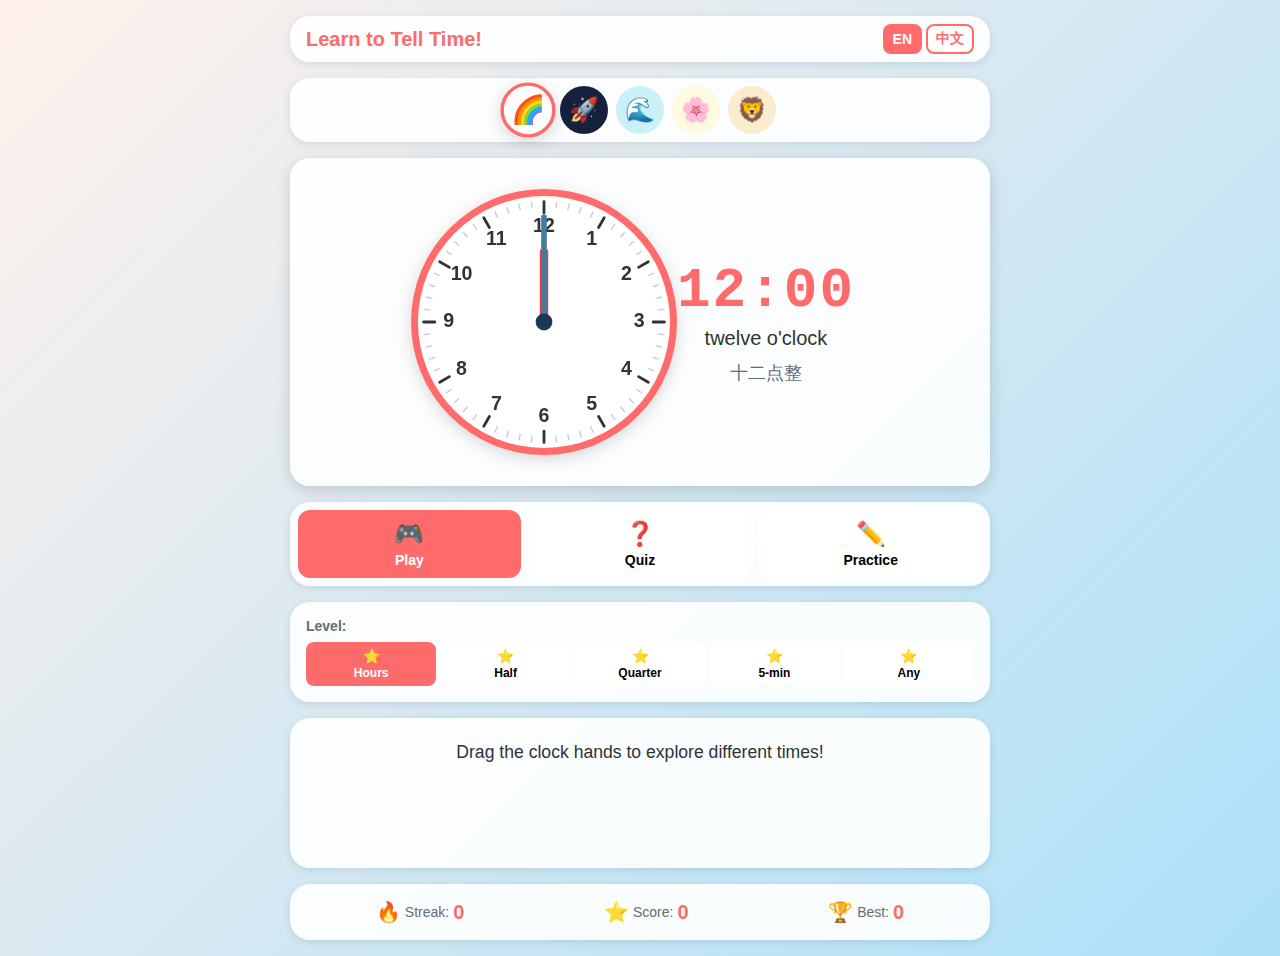
<file: index.html>
<!DOCTYPE html>
<html lang="en">
<head>
    <meta charset="UTF-8">
    <meta name="viewport" content="width=device-width, initial-scale=1.0">
    <title>Learn to Tell Time! | 学习看时钟！</title>
    <link rel="stylesheet" href="styles.css">
</head>
<body data-theme="rainbow">
    <!-- Celebration overlay -->
    <div id="celebration-container" class="celebration-container"></div>

    <div class="app-container">
        <!-- Header -->
        <header class="header">
            <h1 id="app-title">Learn to Tell Time!</h1>
            <div class="language-toggle">
                <button id="btn-en" class="lang-btn active" data-lang="en">EN</button>
                <button id="btn-zh" class="lang-btn" data-lang="zh">中文</button>
            </div>
        </header>

        <!-- Theme Selector -->
        <section class="theme-selector">
            <button class="theme-btn active" data-theme="rainbow" title="Rainbow">🌈</button>
            <button class="theme-btn" data-theme="space" title="Space">🚀</button>
            <button class="theme-btn" data-theme="ocean" title="Ocean">🌊</button>
            <button class="theme-btn" data-theme="garden" title="Garden">🌸</button>
            <button class="theme-btn" data-theme="safari" title="Safari">🦁</button>
        </section>

        <!-- Main Clock Area -->
        <main class="clock-area">
            <div class="clock-container">
                <!-- SVG Clock -->
                <svg id="clock" viewBox="0 0 200 200" class="clock-svg">
                    <!-- Clock face -->
                    <circle cx="100" cy="100" r="95" class="clock-face" />
                    <circle cx="100" cy="100" r="90" class="clock-inner" />
                    
                    <!-- Minute markers -->
                    <g class="minute-markers" id="minute-markers"></g>
                    
                    <!-- Hour markers and numbers -->
                    <g class="hour-markers" id="hour-markers"></g>
                    
                    <!-- Clock hands -->
                    <line id="hour-hand" class="hour-hand" x1="100" y1="100" x2="100" y2="50" />
                    <line id="minute-hand" class="minute-hand" x1="100" y1="100" x2="100" y2="25" />
                    
                    <!-- Center pin -->
                    <circle cx="100" cy="100" r="6" class="center-pin" />
                    
                    <!-- Invisible drag areas for hands -->
                    <line id="hour-hand-drag" class="hand-drag-area" x1="100" y1="100" x2="100" y2="50" />
                    <line id="minute-hand-drag" class="hand-drag-area" x1="100" y1="100" x2="100" y2="25" />
                </svg>
            </div>

            <div class="time-display">
                <div id="digital-time" class="digital-time">12:00</div>
                <div id="time-words" class="time-words">twelve o'clock</div>
                <div id="time-words-alt" class="time-words-alt">十二点整</div>
            </div>
        </main>

        <!-- Mode Selector -->
        <section class="mode-selector">
            <button id="mode-play" class="mode-btn active" data-mode="play">
                <span class="mode-icon">🎮</span>
                <span class="mode-label" data-i18n="play">Play</span>
            </button>
            <button id="mode-quiz" class="mode-btn" data-mode="quiz">
                <span class="mode-icon">❓</span>
                <span class="mode-label" data-i18n="quiz">Quiz</span>
            </button>
            <button id="mode-practice" class="mode-btn" data-mode="practice">
                <span class="mode-icon">✏️</span>
                <span class="mode-label" data-i18n="practice">Practice</span>
            </button>
        </section>

        <!-- Level Selector -->
        <section class="level-selector">
            <div class="level-label" data-i18n="level">Level:</div>
            <div class="level-buttons">
                <button class="level-btn active" data-level="1" title="Hours only">
                    <span class="level-stars">⭐</span>
                    <span class="level-name" data-i18n="levelHours">Hours</span>
                </button>
                <button class="level-btn" data-level="2" title="Half hours">
                    <span class="level-stars">⭐⭐</span>
                    <span class="level-name" data-i18n="levelHalf">Half</span>
                </button>
                <button class="level-btn" data-level="3" title="Quarter hours">
                    <span class="level-stars">⭐⭐⭐</span>
                    <span class="level-name" data-i18n="levelQuarter">Quarter</span>
                </button>
                <button class="level-btn" data-level="4" title="5-minute intervals">
                    <span class="level-stars">⭐⭐⭐⭐</span>
                    <span class="level-name" data-i18n="levelFive">5-min</span>
                </button>
                <button class="level-btn" data-level="5" title="Any minute">
                    <span class="level-stars">⭐⭐⭐⭐⭐</span>
                    <span class="level-name" data-i18n="levelAny">Any</span>
                </button>
            </div>
        </section>

        <!-- Game Area -->
        <section class="game-area">
            <!-- Play Mode Content -->
            <div id="play-content" class="mode-content active">
                <p class="instruction" data-i18n="playInstruction">Drag the clock hands to explore different times!</p>
            </div>

            <!-- Quiz Mode Content -->
            <div id="quiz-content" class="mode-content">
                <p class="question" data-i18n="whatTime">What time is it?</p>
                <div id="quiz-options" class="quiz-options">
                    <!-- Options will be generated by JS -->
                </div>
            </div>

            <!-- Practice Mode Content -->
            <div id="practice-content" class="mode-content">
                <p class="instruction">
                    <span data-i18n="setClockTo">Set the clock to:</span>
                    <strong id="target-time">3:30</strong>
                    <span id="target-time-words">(half past three)</span>
                </p>
                <div class="practice-buttons">
                    <button id="btn-check" class="action-btn check-btn" data-i18n="checkAnswer">Check!</button>
                    <button id="btn-hint" class="action-btn hint-btn" data-i18n="hint">Hint 💡</button>
                </div>
            </div>

            <!-- Feedback Area -->
            <div id="feedback" class="feedback hidden">
                <span id="feedback-text"></span>
            </div>
        </section>

        <!-- Stats Bar -->
        <footer class="stats-bar">
            <div class="stat">
                <span class="stat-icon">🔥</span>
                <span class="stat-label" data-i18n="streak">Streak:</span>
                <span id="stat-streak" class="stat-value">0</span>
            </div>
            <div class="stat">
                <span class="stat-icon">⭐</span>
                <span class="stat-label" data-i18n="score">Score:</span>
                <span id="stat-score" class="stat-value">0</span>
            </div>
            <div class="stat">
                <span class="stat-icon">🏆</span>
                <span class="stat-label" data-i18n="best">Best:</span>
                <span id="stat-best" class="stat-value">0</span>
            </div>
        </footer>

        <!-- Level Unlock Modal -->
        <div id="unlock-modal" class="modal hidden">
            <div class="modal-content">
                <div class="modal-icon">🎉</div>
                <h2 id="unlock-title" data-i18n="levelUnlocked">Level Unlocked!</h2>
                <p id="unlock-message"></p>
                <div class="modal-buttons">
                    <button id="btn-stay" class="modal-btn" data-i18n="stayHere">Stay Here</button>
                    <button id="btn-try-new" class="modal-btn primary" data-i18n="tryNewLevel">Try New Level!</button>
                </div>
            </div>
        </div>
    </div>

    <script src="script.js"></script>
</body>
</html>
</file>
<file: styles.css>
/* ==========================================
   TEACHING CLOCK - STYLES
   ========================================== */

/* CSS Custom Properties (Default: Rainbow Theme) */
:root {
    /* Rainbow Theme (Default) */
    --clock-face: #ffffff;
    --clock-border: #ff6b6b;
    --clock-inner: #fff9f0;
    --hour-hand: #e63946;
    --minute-hand: #457b9d;
    --center-pin: #1d3557;
    --hour-markers: #333333;
    --minute-markers: #cccccc;
    --background: linear-gradient(135deg, #fff1eb 0%, #ace0f9 100%);
    --primary: #ff6b6b;
    --secondary: #4ecdc4;
    --accent: #ffe66d;
    --text: #2d3436;
    --text-light: #636e72;
    --card-bg: rgba(255, 255, 255, 0.9);
    --button-bg: #ffffff;
    --button-active: #ff6b6b;
    --success: #00b894;
    --celebration-colors: #ff6b6b, #ffe66d, #4ecdc4, #a29bfe, #fd79a8;
    
    /* Spacing */
    --spacing-xs: 0.25rem;
    --spacing-sm: 0.5rem;
    --spacing-md: 1rem;
    --spacing-lg: 1.5rem;
    --spacing-xl: 2rem;
    
    /* Border Radius */
    --radius-sm: 8px;
    --radius-md: 12px;
    --radius-lg: 20px;
    --radius-full: 50%;
    
    /* Shadows */
    --shadow-sm: 0 2px 8px rgba(0, 0, 0, 0.1);
    --shadow-md: 0 4px 16px rgba(0, 0, 0, 0.15);
    --shadow-lg: 0 8px 32px rgba(0, 0, 0, 0.2);
    
    /* Transitions */
    --transition-fast: 0.15s ease;
    --transition-normal: 0.3s ease;
    --transition-slow: 0.5s ease;
}

/* ==========================================
   THEME: SPACE
   ========================================== */
[data-theme="space"] {
    --clock-face: #1a1a2e;
    --clock-border: #ffd700;
    --clock-inner: #16213e;
    --hour-hand: #ffd700;
    --minute-hand: #c0c0c0;
    --center-pin: #ffd700;
    --hour-markers: #ffffff;
    --minute-markers: #4a4a6a;
    --background: linear-gradient(135deg, #0f0c29 0%, #302b63 50%, #24243e 100%);
    --primary: #ffd700;
    --secondary: #9d4edd;
    --accent: #00d9ff;
    --text: #ffffff;
    --text-light: #a0a0c0;
    --card-bg: rgba(26, 26, 46, 0.9);
    --button-bg: #16213e;
    --button-active: #ffd700;
    --success: #00ff88;
    --celebration-colors: #ffd700, #00d9ff, #9d4edd, #ff6b9d, #00ff88;
}

/* ==========================================
   THEME: OCEAN
   ========================================== */
[data-theme="ocean"] {
    --clock-face: #e8f4f8;
    --clock-border: #0077b6;
    --clock-inner: #caf0f8;
    --hour-hand: #03045e;
    --minute-hand: #0077b6;
    --center-pin: #ff6b6b;
    --hour-markers: #03045e;
    --minute-markers: #90e0ef;
    --background: linear-gradient(180deg, #caf0f8 0%, #90e0ef 50%, #48cae4 100%);
    --primary: #0077b6;
    --secondary: #00b4d8;
    --accent: #ff6b6b;
    --text: #03045e;
    --text-light: #0077b6;
    --card-bg: rgba(202, 240, 248, 0.9);
    --button-bg: #caf0f8;
    --button-active: #0077b6;
    --success: #00b894;
    --celebration-colors: #0077b6, #00b4d8, #48cae4, #ff6b6b, #90e0ef;
}

/* ==========================================
   THEME: GARDEN
   ========================================== */
[data-theme="garden"] {
    --clock-face: #fefae0;
    --clock-border: #bc6c25;
    --clock-inner: #faedcd;
    --hour-hand: #606c38;
    --minute-hand: #283618;
    --center-pin: #dda15e;
    --hour-markers: #283618;
    --minute-markers: #d4c4a8;
    --background: linear-gradient(180deg, #d4edda 0%, #c3e6cb 50%, #a8d5a2 100%);
    --primary: #606c38;
    --secondary: #bc6c25;
    --accent: #ffb7c5;
    --text: #283618;
    --text-light: #606c38;
    --card-bg: rgba(254, 250, 224, 0.95);
    --button-bg: #fefae0;
    --button-active: #606c38;
    --success: #2d6a4f;
    --celebration-colors: #ffb7c5, #606c38, #dda15e, #ffd6e0, #c3e6cb;
}

/* ==========================================
   THEME: SAFARI
   ========================================== */
[data-theme="safari"] {
    --clock-face: #faf0e6;
    --clock-border: #d4a373;
    --clock-inner: #faedcd;
    --hour-hand: #774936;
    --minute-hand: #6c584c;
    --center-pin: #bc6c25;
    --hour-markers: #3d2914;
    --minute-markers: #ddb892;
    --background: linear-gradient(180deg, #ffe8d6 0%, #ddbea9 50%, #cb997e 100%);
    --primary: #bc6c25;
    --secondary: #6c584c;
    --accent: #a7c957;
    --text: #3d2914;
    --text-light: #6c584c;
    --card-bg: rgba(250, 240, 230, 0.95);
    --button-bg: #faedcd;
    --button-active: #bc6c25;
    --success: #6a994e;
    --celebration-colors: #bc6c25, #a7c957, #d4a373, #6c584c, #ffe8d6;
}

/* ==========================================
   BASE STYLES
   ========================================== */
*, *::before, *::after {
    box-sizing: border-box;
    margin: 0;
    padding: 0;
}

html {
    font-size: 16px;
}

body {
    font-family: 'Segoe UI', 'SF Pro Display', -apple-system, BlinkMacSystemFont, sans-serif;
    background: var(--background);
    color: var(--text);
    min-height: 100vh;
    display: flex;
    justify-content: center;
    align-items: flex-start;
    padding: var(--spacing-md);
    transition: background var(--transition-slow);
}

/* ==========================================
   APP CONTAINER
   ========================================== */
.app-container {
    width: 100%;
    max-width: 600px;
    display: flex;
    flex-direction: column;
    gap: var(--spacing-md);
}

/* ==========================================
   HEADER
   ========================================== */
.header {
    display: flex;
    justify-content: space-between;
    align-items: center;
    padding: var(--spacing-sm) var(--spacing-md);
    background: var(--card-bg);
    border-radius: var(--radius-lg);
    box-shadow: var(--shadow-sm);
}

.header h1 {
    font-size: 1.25rem;
    font-weight: 700;
    color: var(--primary);
}

.language-toggle {
    display: flex;
    gap: var(--spacing-xs);
}

.lang-btn {
    padding: var(--spacing-xs) var(--spacing-sm);
    border: 2px solid var(--primary);
    background: var(--button-bg);
    color: var(--primary);
    border-radius: var(--radius-sm);
    font-weight: 600;
    font-size: 0.875rem;
    cursor: pointer;
    transition: all var(--transition-fast);
}

.lang-btn:hover {
    background: var(--primary);
    color: white;
}

.lang-btn.active {
    background: var(--primary);
    color: white;
}

/* ==========================================
   THEME SELECTOR
   ========================================== */
.theme-selector {
    display: flex;
    justify-content: center;
    gap: var(--spacing-sm);
    padding: var(--spacing-sm);
    background: var(--card-bg);
    border-radius: var(--radius-lg);
    box-shadow: var(--shadow-sm);
}

.theme-btn {
    width: 48px;
    height: 48px;
    border: 3px solid transparent;
    background: var(--button-bg);
    border-radius: var(--radius-full);
    font-size: 1.5rem;
    cursor: pointer;
    transition: all var(--transition-fast);
    display: flex;
    align-items: center;
    justify-content: center;
}

.theme-btn:hover {
    transform: scale(1.1);
    box-shadow: var(--shadow-md);
}

.theme-btn.active {
    border-color: var(--primary);
    transform: scale(1.15);
    box-shadow: var(--shadow-md);
}

/* ==========================================
   CLOCK AREA
   ========================================== */
.clock-area {
    display: flex;
    flex-direction: column;
    align-items: center;
    gap: var(--spacing-md);
    padding: var(--spacing-lg);
    background: var(--card-bg);
    border-radius: var(--radius-lg);
    box-shadow: var(--shadow-md);
}

@media (min-width: 500px) {
    .clock-area {
        display: grid;
        grid-template-columns: 220px 220px;
        justify-content: center;
        align-items: center;
        gap: var(--spacing-xl);
    }
}

.clock-container {
    width: 220px;
    height: 220px;
    flex-shrink: 0;
    flex-grow: 0;
}

.clock-svg {
    width: 100%;
    height: 100%;
    filter: drop-shadow(0 4px 8px rgba(0, 0, 0, 0.15));
    cursor: grab;
}

.clock-svg:active {
    cursor: grabbing;
}

/* Clock face */
.clock-face {
    fill: var(--clock-border);
}

.clock-inner {
    fill: var(--clock-face);
}

/* Hour markers */
.hour-marker-line {
    stroke: var(--hour-markers);
    stroke-width: 2;
    stroke-linecap: round;
}

.hour-number {
    fill: var(--hour-markers);
    font-size: 14px;
    font-weight: 700;
    text-anchor: middle;
    dominant-baseline: middle;
    font-family: 'Segoe UI', sans-serif;
}

/* Minute markers */
.minute-marker {
    stroke: var(--minute-markers);
    stroke-width: 1;
    stroke-linecap: round;
}

/* Clock hands */
.hour-hand {
    stroke: var(--hour-hand);
    stroke-width: 6;
    stroke-linecap: round;
    transform-origin: 100px 100px;
    transition: stroke-width 0.15s ease;
}

.minute-hand {
    stroke: var(--minute-hand);
    stroke-width: 4;
    stroke-linecap: round;
    transform-origin: 100px 100px;
    transition: stroke-width 0.15s ease;
}

.center-pin {
    fill: var(--center-pin);
}

/* Invisible drag areas - kept for compatibility but not primary interaction */
.hand-drag-area {
    stroke: transparent;
    stroke-width: 20;
    stroke-linecap: round;
    pointer-events: none;
    transform-origin: 100px 100px;
}

/* Hand highlight for hints */
.hour-hand.hint,
.minute-hand.hint {
    animation: pulse-hint 0.5s ease-in-out 3;
}

@keyframes pulse-hint {
    0%, 100% { stroke-width: 6; opacity: 1; }
    50% { stroke-width: 10; opacity: 0.7; }
}

.minute-hand.hint {
    animation-name: pulse-hint-minute;
}

@keyframes pulse-hint-minute {
    0%, 100% { stroke-width: 4; opacity: 1; }
    50% { stroke-width: 8; opacity: 0.7; }
}

/* Time display */
.time-display {
    text-align: center;
    display: flex;
    flex-direction: column;
    gap: var(--spacing-xs);
    width: 220px;
    overflow: hidden;
}

.time-display.hidden {
    visibility: hidden;
}

.digital-time {
    font-size: 3rem;
    font-weight: 700;
    color: var(--primary);
    font-family: 'Courier New', monospace;
    letter-spacing: 2px;
}

.time-words {
    font-size: 1.25rem;
    color: var(--text);
    font-weight: 500;
    min-height: 1.5em;
    white-space: nowrap;
    overflow: hidden;
    text-overflow: ellipsis;
}

.time-words-alt {
    font-size: 1.1rem;
    color: var(--text-light);
    min-height: 1.4em;
    white-space: nowrap;
    overflow: hidden;
    text-overflow: ellipsis;
}

/* ==========================================
   MODE SELECTOR
   ========================================== */
.mode-selector {
    display: flex;
    gap: var(--spacing-sm);
    padding: var(--spacing-sm);
    background: var(--card-bg);
    border-radius: var(--radius-lg);
    box-shadow: var(--shadow-sm);
}

.mode-btn {
    flex: 1;
    display: flex;
    flex-direction: column;
    align-items: center;
    gap: var(--spacing-xs);
    padding: var(--spacing-sm) var(--spacing-md);
    border: 2px solid transparent;
    background: var(--button-bg);
    border-radius: var(--radius-md);
    cursor: pointer;
    transition: all var(--transition-fast);
}

.mode-btn:hover {
    border-color: var(--primary);
    transform: translateY(-2px);
}

.mode-btn.active {
    background: var(--button-active);
    color: white;
    border-color: var(--button-active);
}

.mode-icon {
    font-size: 1.5rem;
}

.mode-label {
    font-size: 0.875rem;
    font-weight: 600;
}

/* ==========================================
   LEVEL SELECTOR
   ========================================== */
.level-selector {
    display: flex;
    flex-direction: column;
    gap: var(--spacing-sm);
    padding: var(--spacing-md);
    background: var(--card-bg);
    border-radius: var(--radius-lg);
    box-shadow: var(--shadow-sm);
}

.level-label {
    font-weight: 600;
    color: var(--text-light);
    font-size: 0.875rem;
}

.level-buttons {
    display: flex;
    gap: var(--spacing-xs);
    flex-wrap: wrap;
}

.level-btn {
    flex: 1;
    min-width: 60px;
    display: flex;
    flex-direction: column;
    align-items: center;
    gap: 2px;
    padding: var(--spacing-xs) var(--spacing-sm);
    border: 2px solid transparent;
    background: var(--button-bg);
    border-radius: var(--radius-sm);
    cursor: pointer;
    transition: all var(--transition-fast);
    font-size: 0.75rem;
}

.level-btn:hover:not(.locked) {
    border-color: var(--primary);
    transform: translateY(-2px);
}

.level-btn.active {
    background: var(--button-active);
    color: white;
    border-color: var(--button-active);
}

.level-btn.locked {
    opacity: 0.5;
    cursor: not-allowed;
}

.level-stars {
    font-size: 0.875rem;
}

.level-name {
    font-weight: 600;
}

/* ==========================================
   GAME AREA
   ========================================== */
.game-area {
    padding: var(--spacing-lg);
    background: var(--card-bg);
    border-radius: var(--radius-lg);
    box-shadow: var(--shadow-sm);
    min-height: 150px;
}

.mode-content {
    display: none;
    text-align: center;
}

.mode-content.active {
    display: block;
    animation: fadeIn var(--transition-normal);
}

@keyframes fadeIn {
    from { opacity: 0; transform: translateY(10px); }
    to { opacity: 1; transform: translateY(0); }
}

.instruction {
    font-size: 1.1rem;
    color: var(--text);
    margin-bottom: var(--spacing-md);
}

.question {
    font-size: 1.5rem;
    font-weight: 700;
    color: var(--primary);
    margin-bottom: var(--spacing-md);
}

/* Quiz options */
.quiz-options {
    display: grid;
    grid-template-columns: repeat(2, 1fr);
    gap: var(--spacing-sm);
    max-width: 400px;
    margin: 0 auto;
}

.quiz-option {
    padding: var(--spacing-md);
    border: 3px solid var(--primary);
    background: var(--button-bg);
    border-radius: var(--radius-md);
    font-size: 1.25rem;
    font-weight: 700;
    color: var(--primary);
    cursor: pointer;
    transition: all var(--transition-fast);
}

.quiz-option:hover {
    background: var(--primary);
    color: white;
    transform: scale(1.05);
}

.quiz-option.correct {
    background: var(--success);
    border-color: var(--success);
    color: white;
    animation: bounce 0.5s ease;
}

.quiz-option.incorrect {
    background: #ff6b6b;
    border-color: #ff6b6b;
    color: white;
    animation: shake 0.5s ease;
}

@keyframes bounce {
    0%, 100% { transform: scale(1); }
    50% { transform: scale(1.1); }
}

@keyframes shake {
    0%, 100% { transform: translateX(0); }
    25% { transform: translateX(-10px); }
    75% { transform: translateX(10px); }
}

/* Practice mode */
.practice-buttons {
    display: flex;
    gap: var(--spacing-md);
    justify-content: center;
    margin-top: var(--spacing-md);
}

.action-btn {
    padding: var(--spacing-sm) var(--spacing-lg);
    border: none;
    border-radius: var(--radius-md);
    font-size: 1.1rem;
    font-weight: 700;
    cursor: pointer;
    transition: all var(--transition-fast);
}

.check-btn {
    background: var(--success);
    color: white;
}

.check-btn:hover {
    transform: scale(1.05);
    box-shadow: var(--shadow-md);
}

.hint-btn {
    background: var(--accent);
    color: var(--text);
}

.hint-btn:hover {
    transform: scale(1.05);
    box-shadow: var(--shadow-md);
}

/* Feedback */
.feedback {
    margin-top: var(--spacing-md);
    padding: var(--spacing-md);
    border-radius: var(--radius-md);
    font-size: 1.25rem;
    font-weight: 700;
    animation: fadeIn var(--transition-normal);
}

.feedback.success {
    background: rgba(0, 184, 148, 0.2);
    color: var(--success);
}

.feedback.error {
    background: rgba(255, 107, 107, 0.2);
    color: #ff6b6b;
}

.feedback.hidden {
    display: none;
}

/* ==========================================
   STATS BAR
   ========================================== */
.stats-bar {
    display: flex;
    justify-content: space-around;
    padding: var(--spacing-md);
    background: var(--card-bg);
    border-radius: var(--radius-lg);
    box-shadow: var(--shadow-sm);
}

.stat {
    display: flex;
    align-items: center;
    gap: var(--spacing-xs);
}

.stat-icon {
    font-size: 1.25rem;
}

.stat-label {
    font-size: 0.875rem;
    color: var(--text-light);
}

.stat-value {
    font-size: 1.25rem;
    font-weight: 700;
    color: var(--primary);
}

/* ==========================================
   MODAL
   ========================================== */
.modal {
    position: fixed;
    inset: 0;
    background: rgba(0, 0, 0, 0.5);
    display: flex;
    justify-content: center;
    align-items: center;
    z-index: 1000;
    animation: fadeIn var(--transition-normal);
}

.modal.hidden {
    display: none;
}

.modal-content {
    background: var(--card-bg);
    padding: var(--spacing-xl);
    border-radius: var(--radius-lg);
    text-align: center;
    max-width: 90%;
    width: 400px;
    box-shadow: var(--shadow-lg);
    animation: scaleIn var(--transition-normal);
}

@keyframes scaleIn {
    from { transform: scale(0.8); opacity: 0; }
    to { transform: scale(1); opacity: 1; }
}

.modal-icon {
    font-size: 4rem;
    margin-bottom: var(--spacing-md);
}

.modal-content h2 {
    font-size: 1.5rem;
    color: var(--primary);
    margin-bottom: var(--spacing-sm);
}

.modal-content p {
    color: var(--text-light);
    margin-bottom: var(--spacing-lg);
}

.modal-buttons {
    display: flex;
    gap: var(--spacing-md);
    justify-content: center;
}

.modal-btn {
    padding: var(--spacing-sm) var(--spacing-lg);
    border: 2px solid var(--primary);
    background: var(--button-bg);
    color: var(--primary);
    border-radius: var(--radius-md);
    font-weight: 700;
    cursor: pointer;
    transition: all var(--transition-fast);
}

.modal-btn:hover {
    transform: translateY(-2px);
}

.modal-btn.primary {
    background: var(--primary);
    color: white;
}

/* ==========================================
   CELEBRATION CONTAINER
   ========================================== */
.celebration-container {
    position: fixed;
    inset: 0;
    pointer-events: none;
    z-index: 2000;
    overflow: hidden;
}

.confetti {
    position: absolute;
    width: 10px;
    height: 10px;
    animation: confetti-fall linear forwards;
}

@keyframes confetti-fall {
    0% {
        transform: translateY(-10px) rotate(0deg);
        opacity: 1;
    }
    100% {
        transform: translateY(100vh) rotate(720deg);
        opacity: 0;
    }
}

.star-particle {
    position: absolute;
    font-size: 2rem;
    animation: star-fall linear forwards;
}

@keyframes star-fall {
    0% {
        transform: translateY(-20px) scale(0) rotate(0deg);
        opacity: 0;
    }
    20% {
        transform: translateY(10vh) scale(1) rotate(72deg);
        opacity: 1;
    }
    100% {
        transform: translateY(100vh) scale(0.5) rotate(360deg);
        opacity: 0;
    }
}

/* Theme-specific celebration elements */
[data-theme="space"] .star-particle::after {
    content: "⭐";
}

[data-theme="ocean"] .star-particle::after {
    content: "🐠";
}

[data-theme="garden"] .star-particle::after {
    content: "🦋";
}

[data-theme="safari"] .star-particle::after {
    content: "🐾";
}

/* ==========================================
   RESPONSIVE ADJUSTMENTS
   ========================================== */
@media (max-width: 400px) {
    html {
        font-size: 14px;
    }
    
    .header h1 {
        font-size: 1rem;
    }
    
    .clock-container {
        width: 180px;
        height: 180px;
    }
    
    .digital-time {
        font-size: 2.5rem;
    }
    
    .quiz-options {
        grid-template-columns: 1fr 1fr;
    }
    
    .quiz-option {
        padding: var(--spacing-sm);
        font-size: 1rem;
    }
}

/* Large screens */
@media (min-width: 768px) {
    .app-container {
        max-width: 700px;
    }
    
    .clock-container {
        width: 280px;
        height: 280px;
    }
    
    .digital-time {
        font-size: 3.5rem;
    }
}

/* ==========================================
   ACCESSIBILITY
   ========================================== */
@media (prefers-reduced-motion: reduce) {
    *, *::before, *::after {
        animation-duration: 0.01ms !important;
        transition-duration: 0.01ms !important;
    }
}

/* Focus styles for keyboard navigation */
button:focus-visible {
    outline: 3px solid var(--primary);
    outline-offset: 2px;
}

/* High contrast mode support */
@media (prefers-contrast: high) {
    :root {
        --clock-face: #ffffff;
        --hour-hand: #000000;
        --minute-hand: #000000;
        --hour-markers: #000000;
    }
}
</file>
